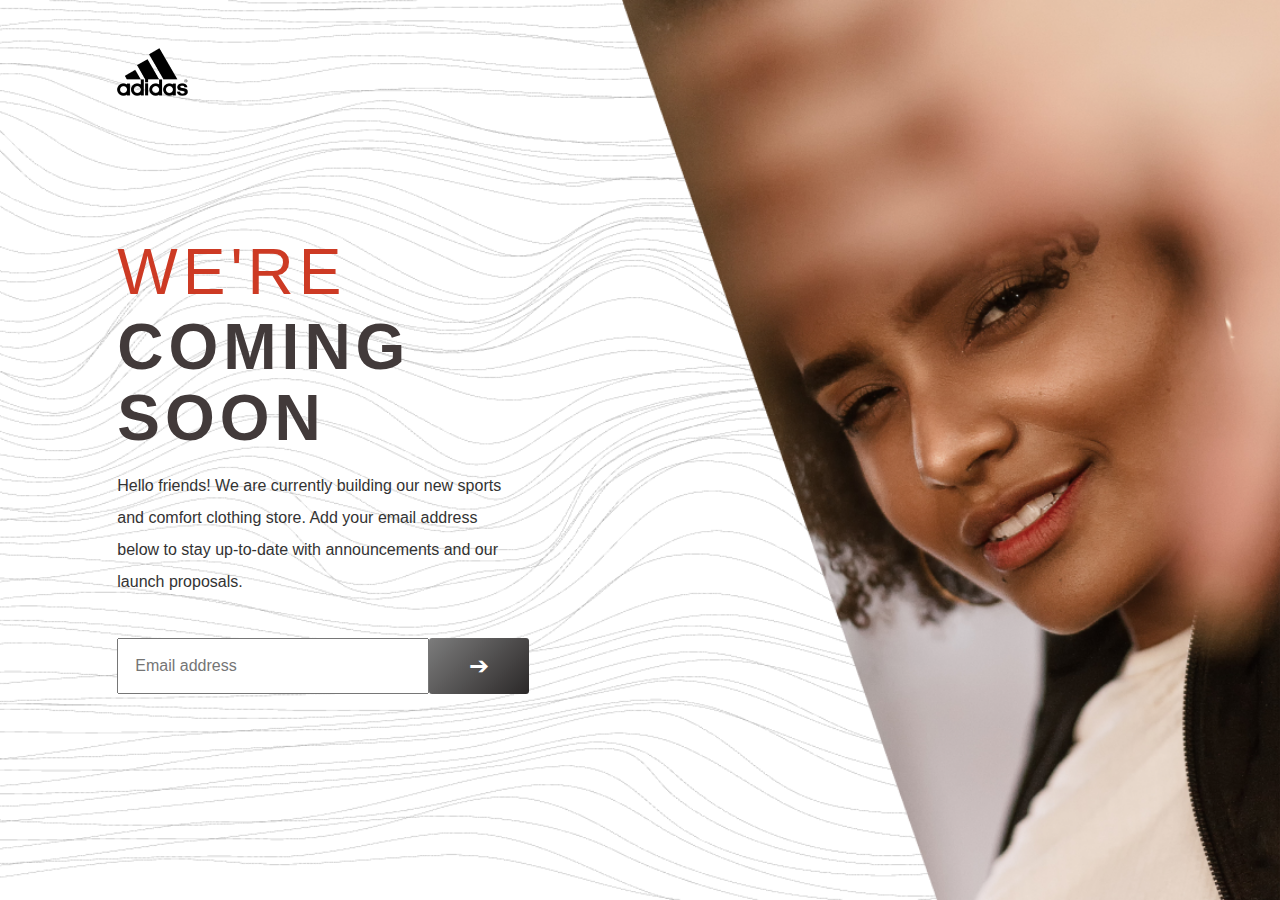
<file: index.html>
<!DOCTYPE html>
<html lang="en" dir="ltr">
<head>
  <meta charset="UTF-8">
  <meta http-equiv="X-UA-Compatible" content="IE=edge">
  <meta name="viewport" content="width=device-width, initial-scale=1.0">

  <title>Project #1 - Coming Soon Page</title>
  <link rel="stylesheet" href="stylesV3.css">
</head>
<body>
  <div class="main-content">
    <!-- Logo -->
    <header>
      <img src="images/adidasLogo.png" alt="Adidas Logo">
    </header>
    <!-- Hero Picture for Mobile -->
    <div id="hero-mobile">
    </div>
    <!-- Main text content -->
    <section class="main-text">
      <h2>WE'RE</h2>
      <h1>COMING<br>SOON</h1>
      <p>Hello friends! We are currently building our new sports and comfort clothing store. 
        Add your email address below to stay up-to-date with announcements and our launch proposals.</p>
    </section>
    <!-- Small CTA Form -->
    <form>
      <input type="email" name="email" placeholder="Email address">
      <input type="submit" value="➔">
    </form>
  </div>
  <!-- Hero Picture for Desktop-->
  <div class="desktop-image">
  </div>
</body>
</html>
</file>
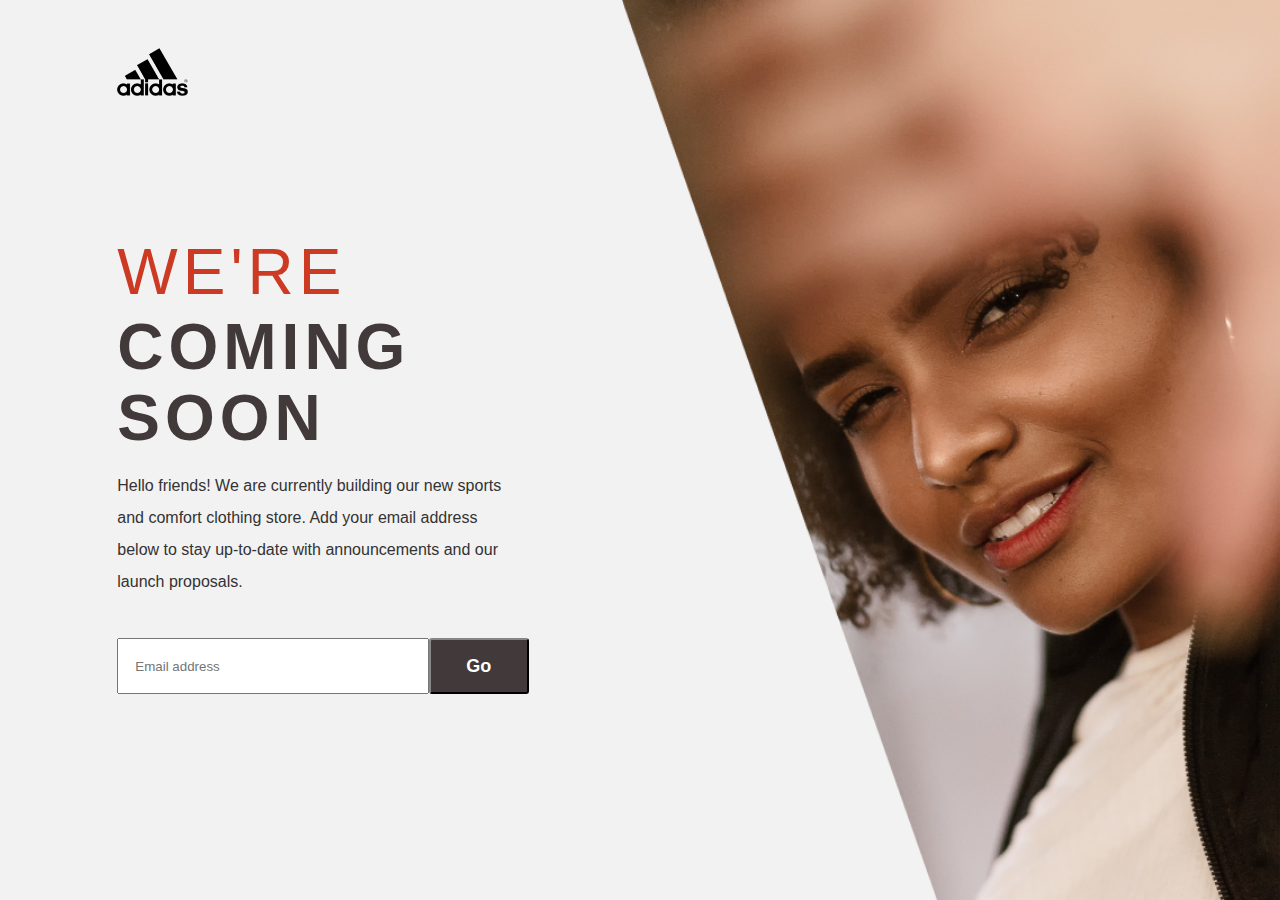
<file: indexV1.html>
<!DOCTYPE html>
<html lang="en" dir="ltr">
<head>
  <meta charset="UTF-8">
  <meta http-equiv="X-UA-Compatible" content="IE=edge">
  <meta name="viewport" content="width=device-width, initial-scale=1.0">

  <title>Project #1 - Coming Soon Page</title>
  <link rel="stylesheet" href="stylesV1.css">
</head>
<body>
  <div class="main-content">
    <!-- Logo -->
    <header>
      <img src="images/adidasLogo.png" alt="Adidas Logo">
    </header>
    <!-- Hero Picture for Mobile -->
    <div id="hero-mobile">
    </div>
    <!-- Main text content -->
    <section class="main-text">
      <h2>WE'RE</h2>
      <h1>COMING<br>SOON</h1>
      <p>Hello friends! We are currently building our new sports and comfort clothing store. 
        Add your email address below to stay up-to-date with announcements and our launch proposals.</p>
    </section>
    <!-- Small CTA Form -->
    <form>
      <input type="email" name="email" placeholder="Email address">
      <input type="submit" value="Go">
    </form>
  </div>
  <!-- Hero Picture for Desktop-->
  <div class="desktop-image">
  </div>
</body>
</html>
</file>
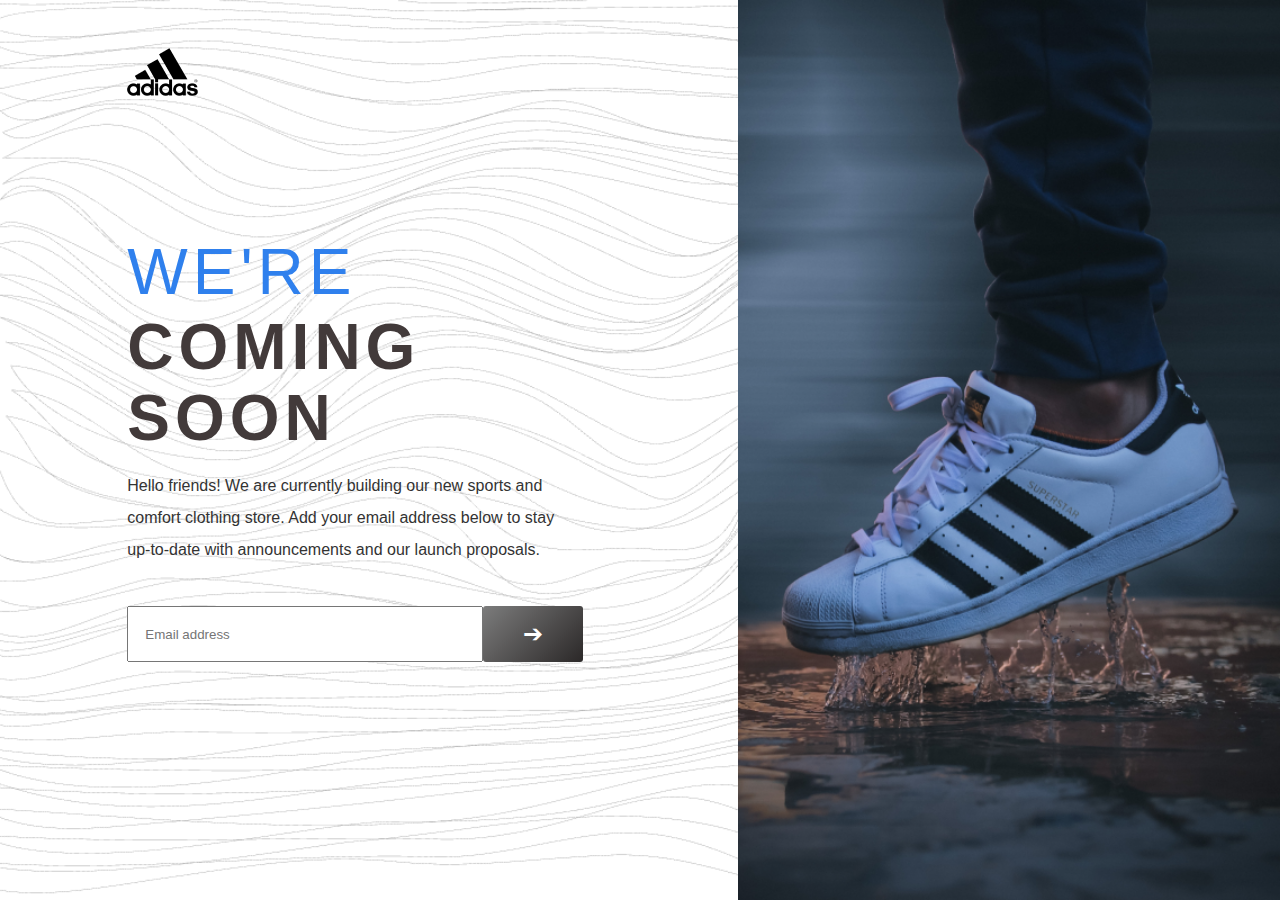
<file: indexV2.html>
<!DOCTYPE html>
<html lang="en" dir="ltr">
<head>
  <meta charset="UTF-8">
  <meta http-equiv="X-UA-Compatible" content="IE=edge">
  <meta name="viewport" content="width=device-width, initial-scale=1.0">

  <title>Project #1 - Coming Soon Page</title>
  <link rel="stylesheet" href="stylesV2.css">
</head>
<body>
  <div class="main-content">
    <!-- Logo -->
    <header>
      <img src="images/adidasLogo.png" alt="Adidas Logo">
    </header>
    <!-- Hero Picture for Mobile -->
    <div id="hero-mobile">
    </div>
    <!-- Main text content -->
    <section class="main-text">
      <h2>WE'RE</h2>
      <h1>COMING<br>SOON</h1>
      <p>Hello friends! We are currently building our new sports and comfort clothing store. 
        Add your email address below to stay up-to-date with announcements and our launch proposals.</p>
    </section>
    <!-- Small CTA Form -->
    <form>
      <input type="email" name="email" placeholder="Email address">
      <input type="submit" value="➔">
    </form>
  </div>
  <!-- Hero Picture for Desktop -->
  <div class="desktop-image">
  </div>
</body>
</html>
</file>
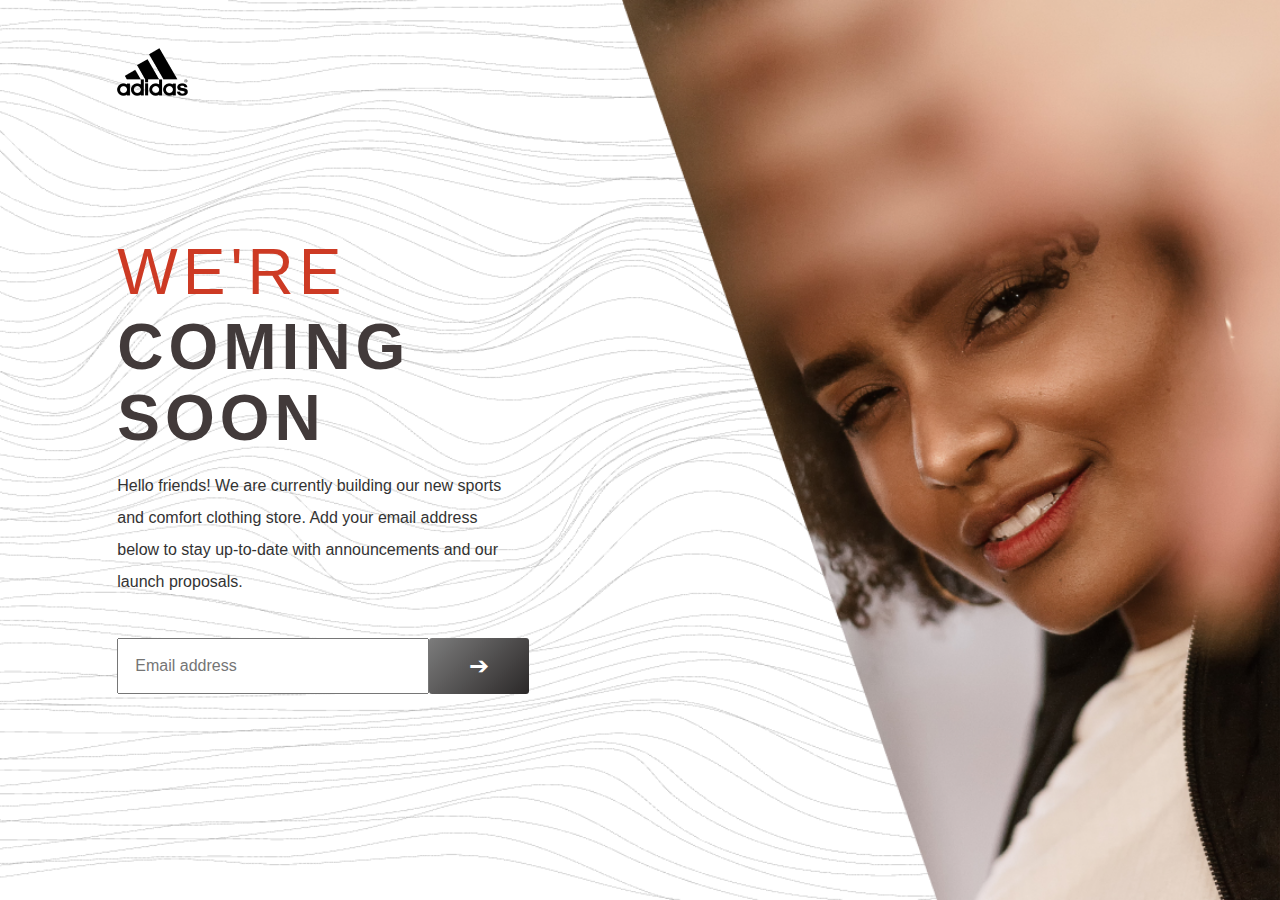
<file: indexV3.html>
<!DOCTYPE html>
<html lang="en" dir="ltr">
<head>
  <meta charset="UTF-8">
  <meta http-equiv="X-UA-Compatible" content="IE=edge">
  <meta name="viewport" content="width=device-width, initial-scale=1.0">

  <title>Project #1 - Coming Soon Page</title>
  <link rel="stylesheet" href="stylesV3.css">
</head>
<body>
  <div class="main-content">
    <!-- Logo -->
    <header>
      <img src="images/adidasLogo.png" alt="Adidas Logo">
    </header>
    <!-- Hero Picture for Mobile -->
    <div id="hero-mobile">
    </div>
    <!-- Main text content -->
    <section class="main-text">
      <h2>WE'RE</h2>
      <h1>COMING<br>SOON</h1>
      <p>Hello friends! We are currently building our new sports and comfort clothing store. 
        Add your email address below to stay up-to-date with announcements and our launch proposals.</p>
    </section>
    <!-- Small CTA Form -->
    <form>
      <input type="email" name="email" placeholder="Email address">
      <input type="submit" value="➔">
    </form>
  </div>
  <!-- Hero Picture for Desktop-->
  <div class="desktop-image">
  </div>
</body>
</html>
</file>
<file: stylesV3.css>
/* Web Fonts */
@font-face {
  font-family: "AdiHaus";
  font-style: normal;
  font-weight: normal;
  font-display: swap;
  src: url("https://db.onlinewebfonts.com/t/83c87eaab9535ea533cabc2f921bf64a.woff2") format("woff2"), 
  url("https://db.onlinewebfonts.com/t/83c87eaab9535ea533cabc2f921bf64a.woff") format("woff"), 
  url("https://db.onlinewebfonts.com/t/83c87eaab9535ea533cabc2f921bf64a.ttf") format("truetype");
} 
@font-face {
  font-family: "AdiHaus";
  font-style: normal;
  font-weight: bold;
  font-display: swap;
  src: url("https://db.onlinewebfonts.com/t/d6caca00166438cde071a59b0f091f7a.woff2") format("woff2"), 
  url("https://db.onlinewebfonts.com/t/d6caca00166438cde071a59b0f091f7a.woff") format("woff"), 
  url("https://db.onlinewebfonts.com/t/d6caca00166438cde071a59b0f091f7a.ttf") format("truetype"); 
} 

/* Universal */
* {
  margin: 0;
}

body,
html {
  min-width: 100%;
  min-height: 100vh;
  padding: 0;
  background: center / cover url('images/waves.png');
  font-family: "AdiHaus", sans-serif;
}

/* Main div */
.main-content {
  max-width: 30rem;
  margin: 0 auto;
}

/* Logo */
header {
  display: flex;
  padding: 1rem 0;
  justify-content: center;
}

/* Mobile hero image */
#hero-mobile {
  width: 100%;
  height: 15.625rem;
  background-image: url('images/youngWoman.png');
  background-size: cover;
}

/* Main text */
.main-text {
  box-sizing: border-box;
  width: 100%;
  padding: 1rem;
  text-align: center;
}

h2,
h1,
p {
  padding: 0.5rem;
}

h2,
h1 {
  font-size: 3rem;
  letter-spacing: 0.3125rem;
}

h2 {
  font-weight: 400;
  line-height: 1;
  color: #CD3A24;
}

h1 {
  line-height: 1.11;
  color: #423A3A;
}

p {
  font-size: 0.875rem;
  line-height: 2.0;
  color: #333333;
}

/* CTA */
form {
  box-sizing: border-box;
  width: 80%;
  height: 3rem;
  margin: 0.5rem auto;
  display: flex;
  justify-content: space-between;
}

input[type='email'] {
  box-sizing: border-box;
  padding: 0.5rem 1rem;
  height: 3rem;
  flex-grow: 1;
  font-size: 1rem;
}

input[type='submit'] {
  width: 4rem;
  height: 3rem;
  background: linear-gradient(135deg, rgba(124,124,124,1) 0%, rgba(43,40,40,1) 100%);
  border-radius: 3px;
  border: none;
  color: #FFFFFF;
  font-size: 1.5rem;
  line-height: 1.56;
}

input[type='submit']:hover {
  background: #111111;
  cursor: pointer;
}

/* Not applied to Mobile Devices */
.desktop-image {
  display: none;
}

/* Medium to Large Devices */
@media only screen and (min-width: 768px) {
  body {
    display: flex;
  }
  .main-content {
    max-width: 48rem;
    width: 48.6%;
  }
  header {
    justify-content: left;
  }
  header > img {
    padding-left: 1.5rem;
    margin: 2rem 0 7rem 15%;
  }
  .main-text,
  form {
    width: 70%;
    margin-left: 15%;
  }
  form {
    padding-left: 1.5rem;
    margin-top: 1rem;
    height: 3.5rem;
  }
  input[type='email'],
  input[type='submit'] {
    width: 6.25rem;
    height: 3.5rem;
  }
  h2,
  h1 {
    text-align: left;
    font-size: 4rem;
  }
  h2 {
    padding: 0 0 0 0.5rem;
  }
  p {
    text-align: left;
    font-size: 1rem;
  }
  #hero-mobile {
    display: none;
  }
  .desktop-image {
    display: block;
    width: 51.4%;
    background-image: url('images/trapezoidLargerImage.png');
    background-size: cover;
    clip-path: polygon(0 0, 100% 0, 100% 100%, 32% 100%);
    max-width: 61.6875rem;
  }
}
</file>
<file: stylesV1.css>
/* Web Fonts */
@font-face {
  font-family: "AdiHaus";
  font-style: normal;
  font-weight: normal;
  font-display: swap;
  src: url("https://db.onlinewebfonts.com/t/83c87eaab9535ea533cabc2f921bf64a.woff2") format("woff2"), 
  url("https://db.onlinewebfonts.com/t/83c87eaab9535ea533cabc2f921bf64a.woff") format("woff"), 
  url("https://db.onlinewebfonts.com/t/83c87eaab9535ea533cabc2f921bf64a.ttf") format("truetype");
} 
@font-face {
  font-family: "AdiHaus";
  font-style: normal;
  font-weight: bold;
  font-display: swap;
  src: url("https://db.onlinewebfonts.com/t/d6caca00166438cde071a59b0f091f7a.woff2") format("woff2"), 
  url("https://db.onlinewebfonts.com/t/d6caca00166438cde071a59b0f091f7a.woff") format("woff"), 
  url("https://db.onlinewebfonts.com/t/d6caca00166438cde071a59b0f091f7a.ttf") format("truetype"); 
} 

/* Universal */
* {
  margin: 0;
}

body,
html {
  min-width: 100%;
  min-height: 100vh;
  padding: 0;
  background-color: #f2f2f2;
  font-family: "AdiHaus", sans-serif;
}

/* Main div */
.main-content {
  max-width: 30rem;
  margin: 0 auto;
}

/* Logo */
header {
  display: flex;
  padding: 1rem 0;
  justify-content: center;
}

/* Mobile hero image */
#hero-mobile {
  width: 100%;
  height: 15.625rem;
  background-image: url('images/youngWoman.png');
  background-size: cover;
}

/* Main text */
.main-text {
  box-sizing: border-box;
  width: 100%;
  padding: 1rem;
  text-align: center;
}

h2,
h1,
p {
  padding: 0.5rem;
}

h2,
h1 {
  font-size: 3rem;
  letter-spacing: 0.3125rem;
}

h2 {
  font-weight: 400;
  line-height: 1;
  color: #CD3A24;
}

h1 {
  line-height: 1.11;
  color: #423A3A;
}

p {
  font-size: 0.875rem;
  line-height: 2.0;
  color: #333333;
}

/* CTA */
form {
  box-sizing: border-box;
  width: 80%;
  height: 3rem;
  margin: 0.5rem auto;
  display: flex;
  justify-content: space-between;
}

input[type='email'] {
  box-sizing: border-box;
  padding: 0.5rem 1rem;
  height: 3rem;
  flex-grow: 1;
}

input[type='submit'] {
  width: 4rem;
  height: 3rem;
  background-color: #423A3A;
  border-color: #333333;
  border-radius: 3px;
  color: #FFFFFF;
  font-family: 'AdiHaus', sans-serif;
  font-weight: 700;
  font-size: 1.125rem;
  line-height: 1.56;
}

input[type='submit']:hover {
  background-color: #111111;
  border-color: #111111;
  cursor: pointer;
}

/* Not applied to Mobile Devices */
.desktop-image {
  display: none;
}

/* Medium to Large Devices */
@media only screen and (min-width: 768px) {
  body {
    display: flex;
  }
  .main-content {
    max-width: 48rem;
    width: 48.6%;
  }
  header {
    justify-content: left;
  }
  header > img {
    padding-left: 1.5rem;
    margin: 2rem 0 7rem 15%;
  }
  .main-text,
  form {
    width: 70%;
    margin-left: 15%;
  }
  form {
    padding-left: 1.5rem;
    margin-top: 1rem;
    height: 3.5rem;
  }
  input[type='email'],
  input[type='submit'] {
    width: 6.25rem;
    height: 3.5rem;
  }
  h2,
  h1 {
    text-align: left;
    font-size: 4rem;
  }
  h2 {
    padding: 0 0 0 0.5rem;
  }
  p {
    text-align: left;
    font-size: 1rem;
  }
  #hero-mobile {
    display: none;
  }
  .desktop-image {
    display: block;
    width: 51.4%;
    background-image: url('images/trapezoidLargerImage.png');
    background-size: cover;
    clip-path: polygon(0 0, 100% 0, 100% 100%, 32% 100%);
  }
}
</file>
<file: stylesV2.css>
/* Web Fonts */
@font-face {
  font-family: "AdiHaus";
  font-style: normal;
  font-weight: normal;
  font-display: swap;
  src: url("https://db.onlinewebfonts.com/t/83c87eaab9535ea533cabc2f921bf64a.woff2") format("woff2"), 
  url("https://db.onlinewebfonts.com/t/83c87eaab9535ea533cabc2f921bf64a.woff") format("woff"), 
  url("https://db.onlinewebfonts.com/t/83c87eaab9535ea533cabc2f921bf64a.ttf") format("truetype");
} 
@font-face {
  font-family: "AdiHaus";
  font-style: normal;
  font-weight: bold;
  font-display: swap;
  src: url("https://db.onlinewebfonts.com/t/d6caca00166438cde071a59b0f091f7a.woff2") format("woff2"), 
  url("https://db.onlinewebfonts.com/t/d6caca00166438cde071a59b0f091f7a.woff") format("woff"), 
  url("https://db.onlinewebfonts.com/t/d6caca00166438cde071a59b0f091f7a.ttf") format("truetype"); 
} 

/* Universal */
* {
  margin: 0;
}

body,
html {
  min-width: 100%;
  min-height: 100vh;
  padding: 0;
  background-image: url('images/waves.png');
  background-size: cover;
  font-family: "AdiHaus", sans-serif;
}

/* Main div */
.main-content {
  max-width: 30rem;
  margin: 0 auto;
}

/* Logo */
header {
  display: flex;
  padding: 1rem 0;
  justify-content: center;
}

/* Mobile hero image*/
#hero-mobile {
  width: 100%;
  height: 15.625rem;
  background-image: url('images/sneakerMobile.png');
  background-position: 50% 60%;
  background-size: cover;
}

/* Main text */
.main-text {
  box-sizing: border-box;
  width: 100%;
  padding: 1rem;
  text-align: center;
}

h2,
h1,
p {
  padding: 0.5rem;
}

h2,
h1 {
  font-size: 3rem;
  letter-spacing: 0.3125rem;
}

h2 {
  font-weight: 400;
  line-height: 1;
  color: #2F80ED;
}

h1 {
  line-height: 1.11;
  color: #423A3A;
}

p {
  font-size: 0.875rem;
  line-height: 2.0;
  color: #333333;
}

/* CTA */
form {
  box-sizing: border-box;
  width: 80%;
  height: 3rem;
  margin: 0.5rem auto;
  display: flex;
  justify-content: space-between;
}

input[type='email'] {
  box-sizing: border-box;
  padding: 0.5rem 1rem;
  height: 3rem;
  flex-grow: 1;
}

input[type='submit'] {
  width: 4rem;
  height: 3rem;
  background: linear-gradient(135deg, rgba(124,124,124,1) 0%, rgba(43,40,40,1) 100%);
  border-radius: 3px;
  border: none;
  color: #FFFFFF;
  font-size: 1.5rem;
  line-height: 1.56;
}

input[type='submit']:hover {
  background: #111111;
  cursor: pointer;
}

/* Not applied to Mobile Devices */
.desktop-image {
  display: none;
}

/* Medium to Large Devices */
@media only screen and (min-width: 768px) {
  body {
    display: flex;
  }
  .main-content {
    max-width: 48rem;
    width: 57.64%;
  }
  header {
    justify-content: left;
  }
  header > img {
    padding-left: 1.5rem;
    margin: 2rem 0 7rem 14%;
  }
  .main-text,
  form {
    width: 65%;
    margin-left: 14%;
  }
  form {
    padding-left: 1.5rem;
    margin-top: 1rem;
    height: 3.5rem;
  }
  input[type='email'],
  input[type='submit'] {
    width: 6.25rem;
    height: 3.5rem;
  }
  h2,
  h1 {
    text-align: left;
    font-size: 4rem;
  }
  h2 {
    padding: 0 0 0 0.5rem;
  }
  p {
    text-align: left;
    font-size: 1rem;
  }
  #hero-mobile {
    display: none;
  }
  .desktop-image {
    display: block;
    width: 42.36%;
    background-image: url('images/sneaker.png');
    background-size: cover;
    background-position: 50% 60%;
  }
}
</file>
